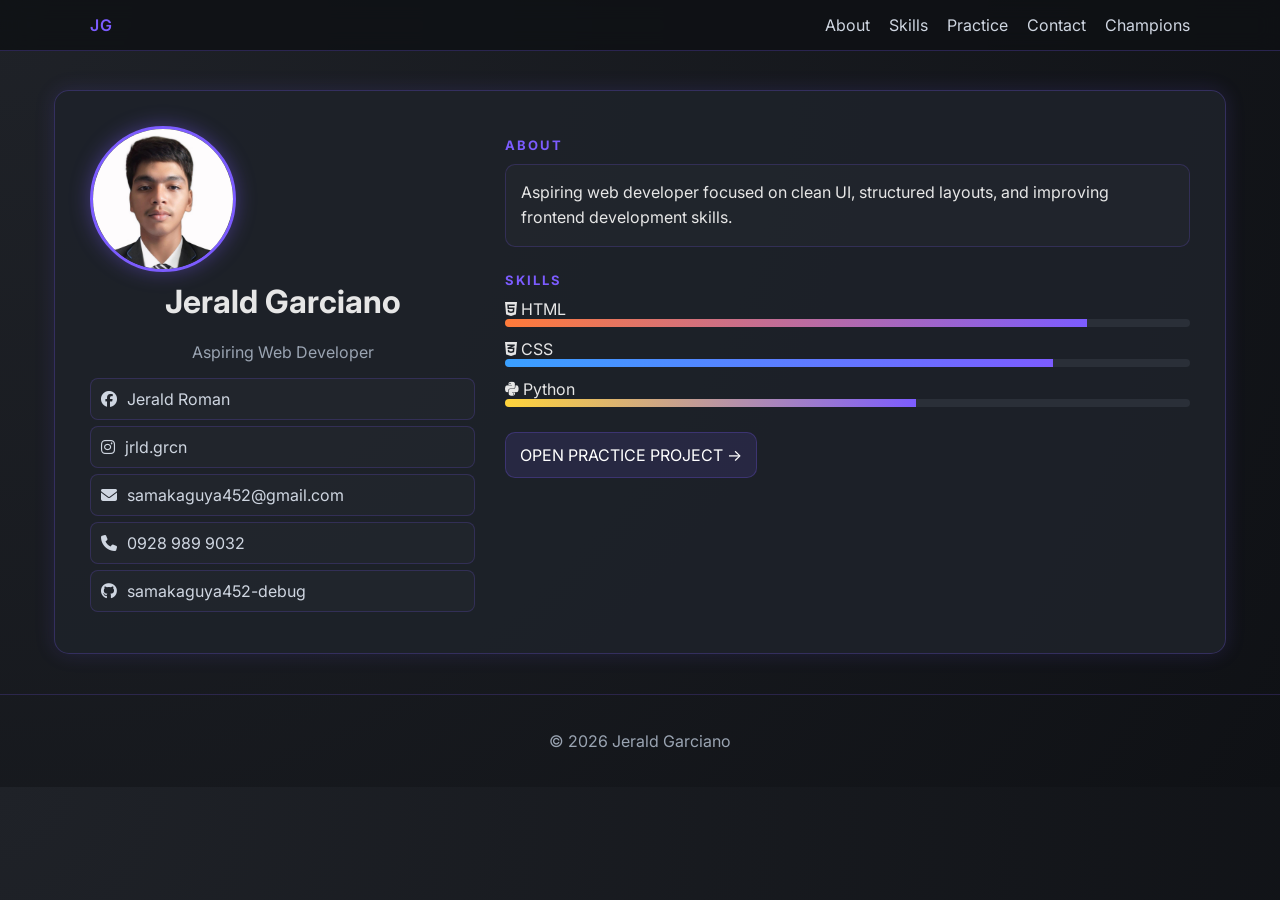
<file: index.html>
<!DOCTYPE html>
<html lang="en">

<head>
<meta charset="UTF-8">
<title>Jerald Garciano | Portfolio</title>

<link href="https://fonts.googleapis.com/css2?family=Inter:wght@300;400;500;600&family=Playfair+Display:wght@500;600&display=swap" rel="stylesheet">

<link rel="stylesheet" href="style.css">
<link rel="stylesheet" href="https://cdnjs.cloudflare.com/ajax/libs/font-awesome/6.5.0/css/all.min.css">
</head>

<body>

<header class="header">
  <div class="header-inner">
    <div class="logo">JG</div>

    <nav class="nav">
      <a href="#about">About</a>
      <a href="#skills">Skills</a>
      <a href="practice/practice.html" target="_blank">Practice</a>
      <a href="#contact">Contact</a>
      <a href="champions/jhin.html">Champions</a>
    </nav>
  </div>
</header>

<div class="container">

  <div class="profile-card">

    <div class="left">

      <img src="assets/images/profile.jpg" class="profile-pic">

      <h1 class="name">Jerald Garciano</h1>

      <p class="role">Aspiring Web Developer</p>

      <div class="left-contact" id="contact">

        <a href="https://www.facebook.com/" target="_blank" class="contact-row">
          <i class="fab fa-facebook"></i> Jerald Roman
        </a>

        <a href="https://www.instagram.com/jrld.grcn" target="_blank" class="contact-row">
          <i class="fab fa-instagram"></i> jrld.grcn
        </a>

        <a href="mailto:samakaguya452@gmail.com" class="contact-row">
          <i class="fas fa-envelope"></i> samakaguya452@gmail.com
        </a>

        <a href="tel:09289899032" class="contact-row">
          <i class="fas fa-phone"></i> 0928 989 9032
        </a>

        <a href="https://github.com/samakaguya452-debug" target="_blank" class="contact-row">
          <i class="fab fa-github"></i> samakaguya452-debug
        </a>

      </div>

    </div>

    <div class="right">

      <section id="about" class="section">
        <h2 class="section-title">ABOUT</h2>
        <div class="about-box">
          Aspiring web developer focused on clean UI, structured layouts, and improving frontend development skills.
        </div>
      </section>

      <section id="skills" class="section">
        <h2 class="section-title">SKILLS</h2>

        <div class="skill">
          <div class="skill-header"><i class="fab fa-html5"></i> HTML</div>
          <div class="bar"><div class="progress html"></div></div>
        </div>

        <div class="skill">
          <div class="skill-header"><i class="fab fa-css3-alt"></i> CSS</div>
          <div class="bar"><div class="progress css"></div></div>
        </div>

        <div class="skill">
          <div class="skill-header"><i class="fab fa-python"></i> Python</div>
          <div class="bar"><div class="progress py"></div></div>
        </div>

      </section>

      <a href="practice/practice.html" target="_blank" class="project-main-box">
        OPEN PRACTICE PROJECT →
      </a>

    </div>

  </div>

</div>

<footer class="footer">
  <p>© 2026 Jerald Garciano</p>
</footer>

</body>
</html>
</file>
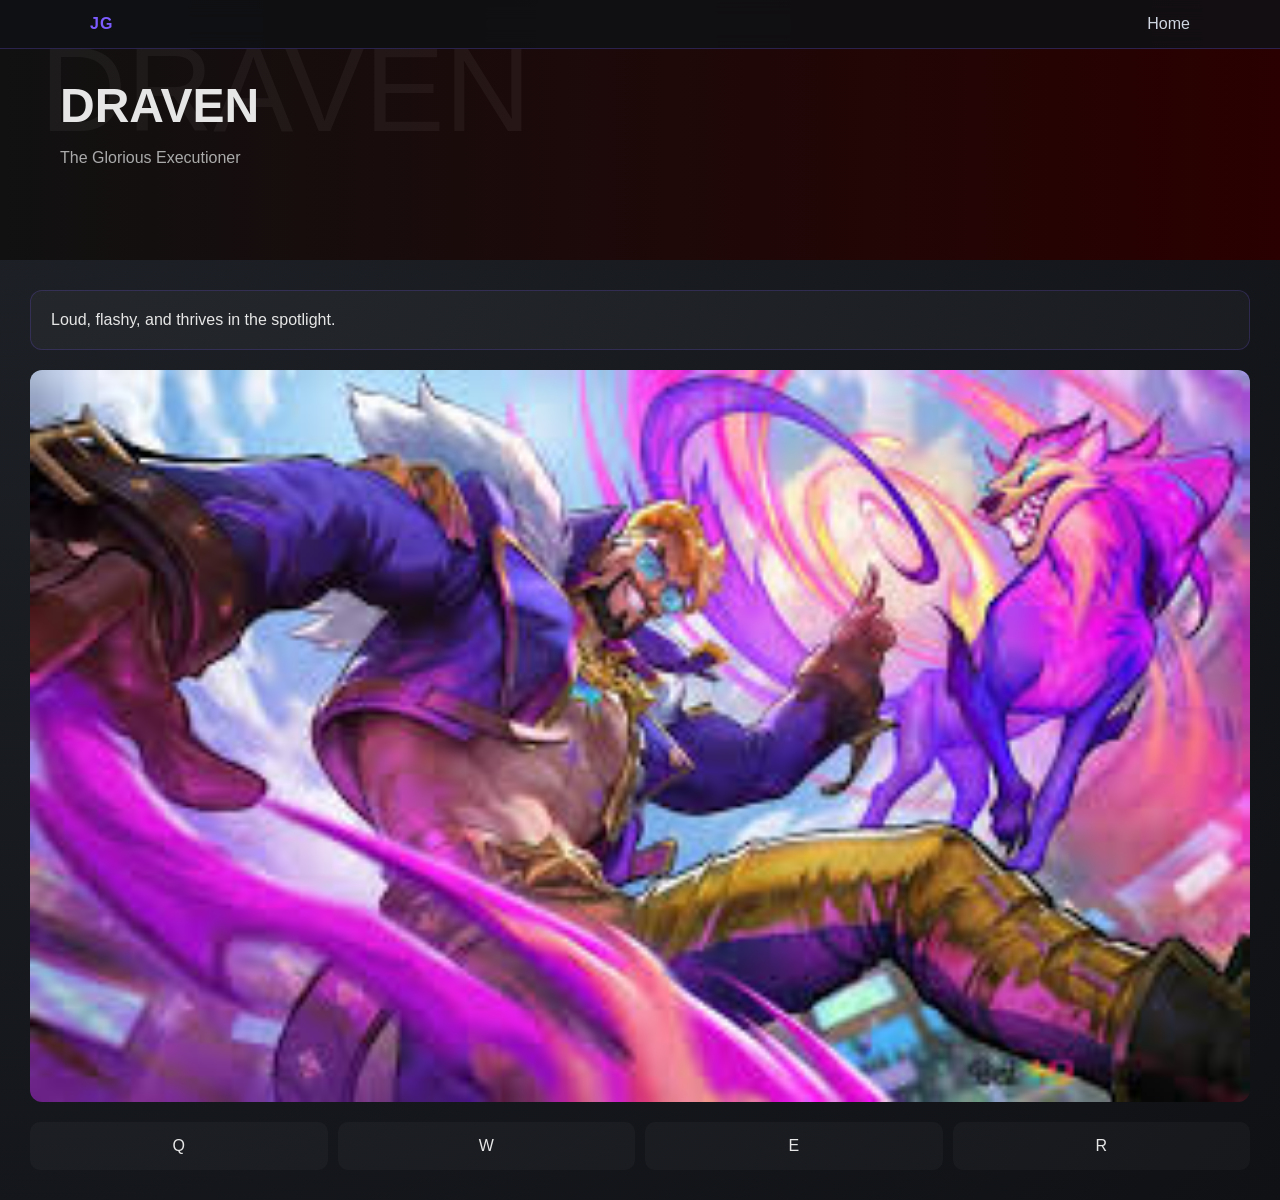
<file: champions/draven.html>
<!DOCTYPE html>
<html lang="en">
<head>
<meta charset="UTF-8">
<title>Draven</title>
<link rel="stylesheet" href="../style.css">
</head>

<body class="draven">

<header class="header">
  <div class="header-inner">
    <div class="logo">JG</div>
    <nav class="nav">
      <a href="../index.html">Home</a>
    </nav>
  </div>
</header>

<section class="champ-hero draven-bg">
  <h1>DRAVEN</h1>
  <span class="bg-text">DRAVEN</span>
  <p class="tagline">The Glorious Executioner</p>
</section>

<section class="champ-content">

  <div class="champ-box">
    Loud, flashy, and thrives in the spotlight.
  </div>

  <img src="../assets/images/draven.jpg" class="champ-image">

  <div class="abilities">
    <div class="ability" data-tooltip="Empowered spinning axe.">Q</div>
    <div class="ability" data-tooltip="Movement speed boost.">W</div>
    <div class="ability" data-tooltip="Knocks enemies aside.">E</div>
    <div class="ability" data-tooltip="Global spinning axes.">R</div>
  </div>

</section>

</body>
</html>
</file>
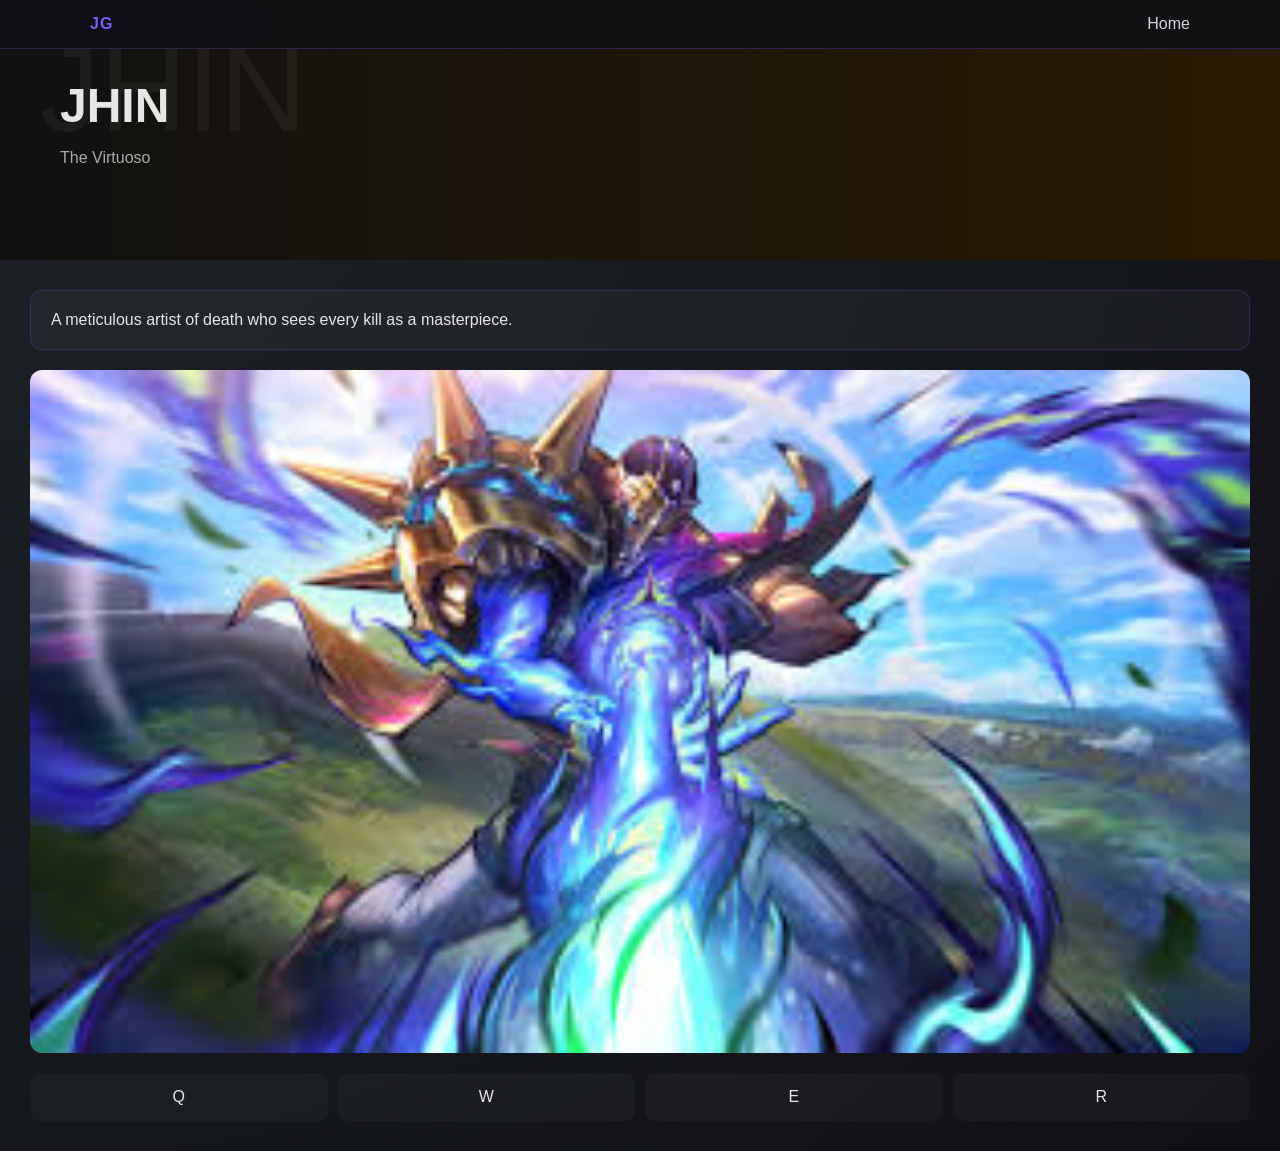
<file: champions/jhin.html>
<!DOCTYPE html>
<html lang="en">
<head>
<meta charset="UTF-8">
<title>Jhin</title>
<link rel="stylesheet" href="../style.css">
</head>

<body class="jhin">

<header class="header">
  <div class="header-inner">
    <div class="logo">JG</div>
    <nav class="nav">
      <a href="../index.html">Home</a>
    </nav>
  </div>
</header>

<section class="champ-hero jhin-bg">
  <h1>JHIN</h1>
  <span class="bg-text">JHIN</span>
  <p class="tagline">The Virtuoso</p>
</section>

<section class="champ-content">

  <div class="champ-box">
    A meticulous artist of death who sees every kill as a masterpiece.
  </div>

  <img src="../assets/images/jhin.jpg" class="champ-image">

  <div class="abilities">
    <div class="ability" data-tooltip="Bouncing grenade that deals damage.">Q</div>
    <div class="ability" data-tooltip="Long range root skill.">W</div>
    <div class="ability" data-tooltip="Trap that slows enemies.">E</div>
    <div class="ability" data-tooltip="Sniper ultimate with 4 shots.">R</div>
  </div>

</section>

</body>
</html>
</file>
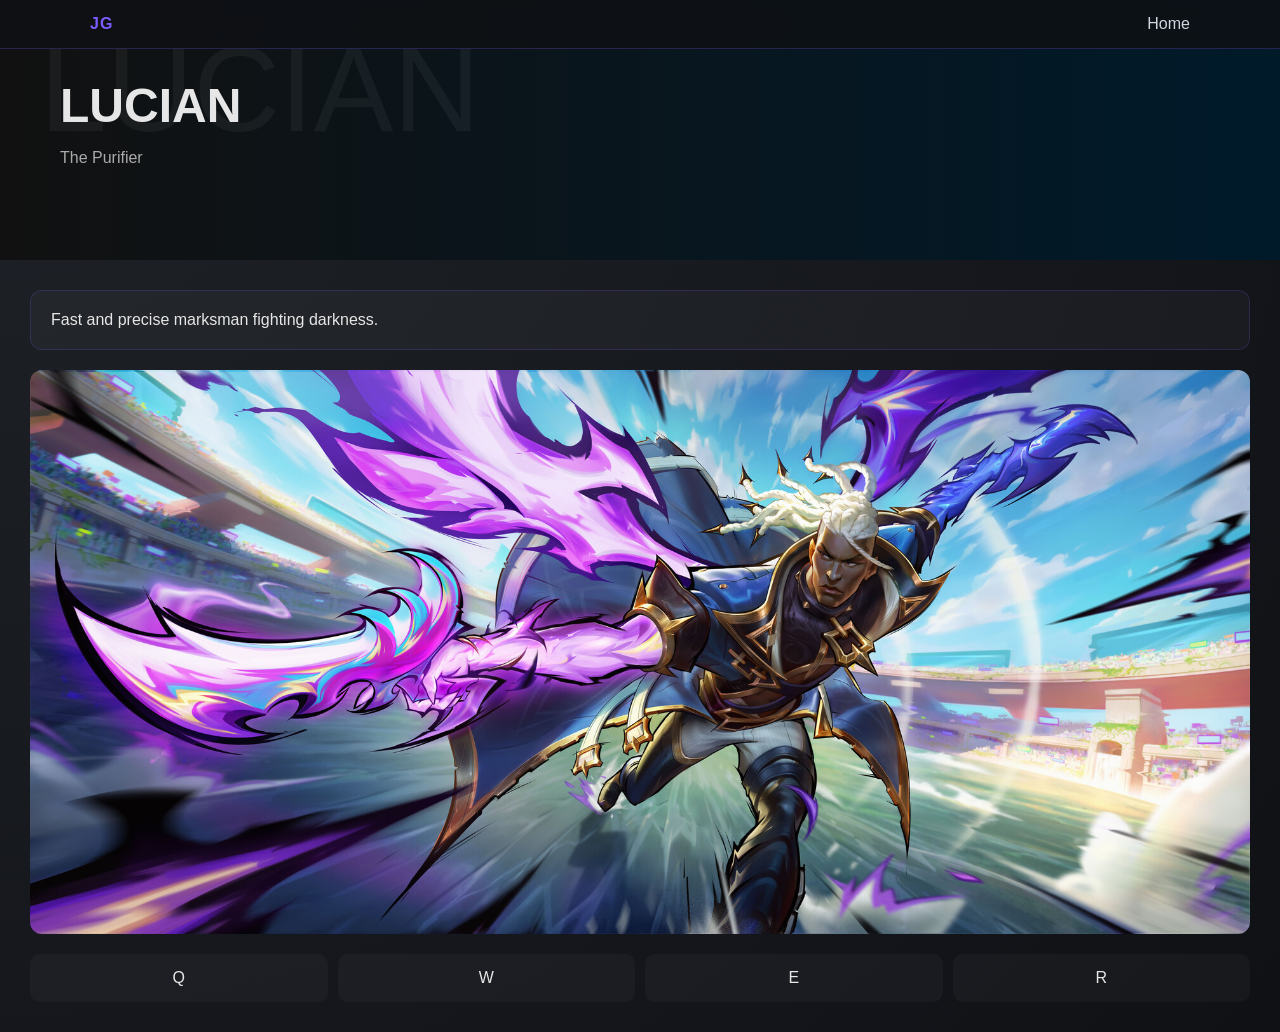
<file: champions/lucian.html>
<!DOCTYPE html>
<html lang="en">
<head>
<meta charset="UTF-8">
<title>Lucian</title>
<link rel="stylesheet" href="../style.css">
</head>

<body class="lucian">

<header class="header">
  <div class="header-inner">
    <div class="logo">JG</div>
    <nav class="nav">
      <a href="../index.html">Home</a>
    </nav>
  </div>
</header>

<section class="champ-hero lucian-bg">
  <h1>LUCIAN</h1>
  <span class="bg-text">LUCIAN</span>
  <p class="tagline">The Purifier</p>
</section>

<section class="champ-content">

  <div class="champ-box">
    Fast and precise marksman fighting darkness.
  </div>

  <img src="../assets/images/lucian.jpg" class="champ-image">

  <div class="abilities">
    <div class="ability" data-tooltip="Laser-like light shot.">Q</div>
    <div class="ability" data-tooltip="Marks enemies.">W</div>
    <div class="ability" data-tooltip="Quick dash.">E</div>
    <div class="ability" data-tooltip="Rapid fire ultimate.">R</div>
  </div>

</section>

</body>
</html>
</file>
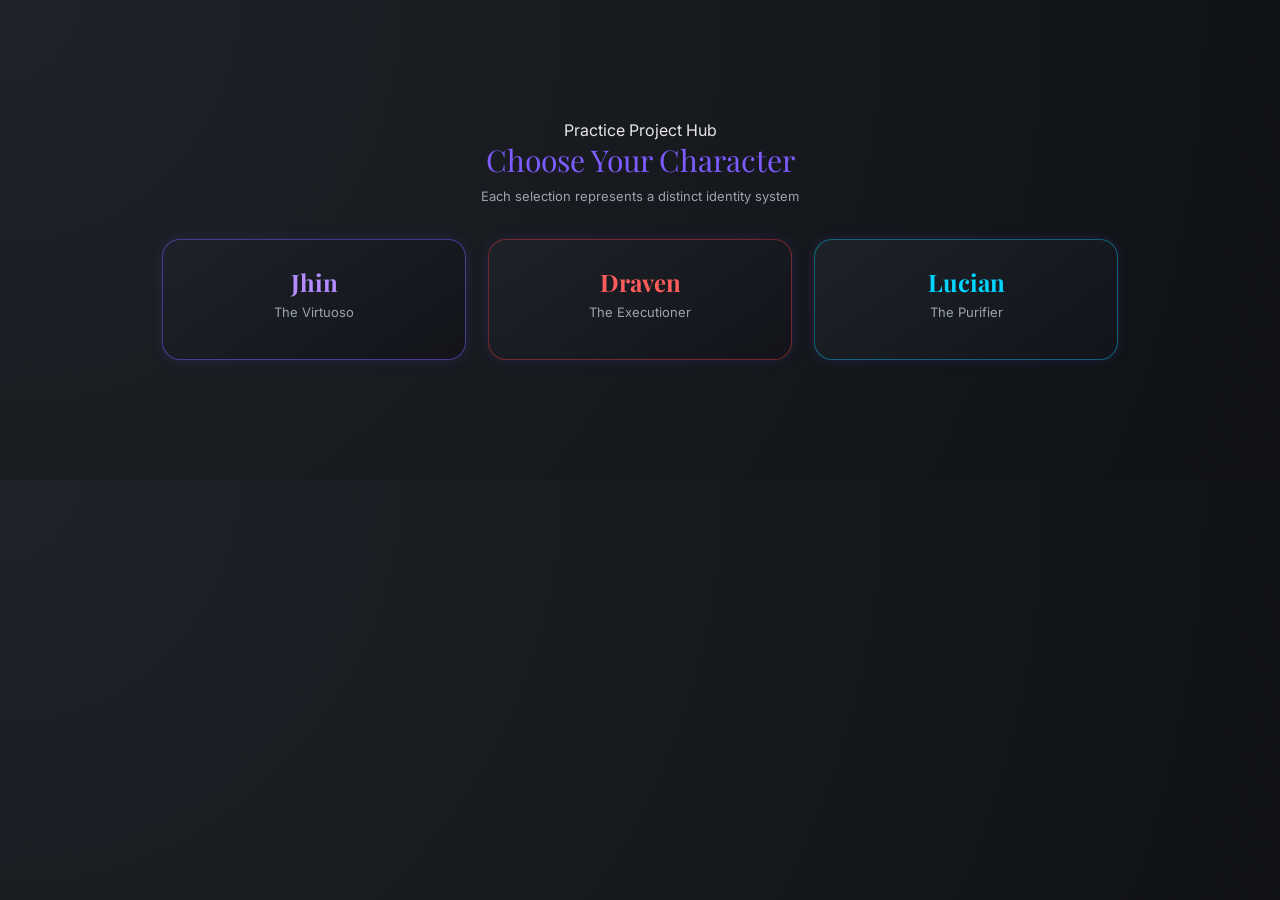
<file: practice/practice.html>
<!DOCTYPE html>
<html lang="en">
<head>
<meta charset="UTF-8">
<title>Practice Projects</title>

<link rel="stylesheet" href="../style.css">
<link href="https://fonts.googleapis.com/css2?family=Inter:wght@300;400;500;600&family=Playfair+Display:wght@500;600&display=swap" rel="stylesheet">

<style>
/* (same CSS you already have — no changes needed) */
</style>

</head>

<body>

<div class="practice-wrapper">

  <div class="tab-header">Practice Project Hub</div>

  <div class="practice-title">Choose Your Character</div>
  <div class="subtext">Each selection represents a distinct identity system</div>

  <div class="projects">

    <a href="../champions/jhin.html" target="_blank" class="project-card jhin">
      <h2>Jhin</h2>
      <p>The Virtuoso</p>
    </a>

    <a href="../champions/draven.html" target="_blank" class="project-card draven">
      <h2>Draven</h2>
      <p>The Executioner</p>
    </a>

    <a href="../champions/lucian.html" target="_blank" class="project-card lucian">
      <h2>Lucian</h2>
      <p>The Purifier</p>
    </a>

  </div>

</div>

</body>
</html>
</file>
<file: style.css>
/* =========================
   BASE
========================= */
body {
  margin: 0;
  font-family: "Inter", sans-serif;
  background: radial-gradient(circle at top left, #1f2228, #0f1115);
  color: #e6e6e6;
}

/* Smooth images globally */
img {
  max-width: 100%;
  display: block;
}

/* =========================
   HEADER
========================= */
.header {
  position: fixed;
  top: 0;
  width: 100%;
  background: rgba(15,17,21,0.85);
  backdrop-filter: blur(10px);
  border-bottom: 1px solid rgba(124,92,255,0.25);
  z-index: 1000;
}

.header-inner {
  max-width: 1100px;
  margin: auto;
  padding: 15px 20px;
  display: flex;
  justify-content: space-between;
  align-items: center;
}

.logo {
  color: #7c5cff;
  font-weight: 600;
  letter-spacing: 1px;
}

/* =========================
   NAV
========================= */
.nav a {
  margin-left: 15px;
  text-decoration: none;
  color: #cfd6e1;
  transition: 0.2s;
}

.nav a:hover {
  color: #7c5cff;
  text-shadow: 0 0 10px #7c5cff;
}

/* =========================
   LAYOUT (INDEX)
========================= */
.container {
  display: flex;
  justify-content: center;
  padding: 90px 20px 40px;
}

.profile-card {
  width: 1100px;
  display: flex;
  gap: 30px;
  padding: 35px;
  background: rgba(30,34,42,0.92);
  border: 1px solid rgba(124,92,255,0.25);
  border-radius: 15px;
  box-shadow: 0 0 20px rgba(124,92,255,0.15);
}

/* =========================
   LEFT SIDE
========================= */
.left {
  width: 35%;
  text-align: center;
}

.profile-pic {
  width: 140px;
  border-radius: 50%;
  border: 3px solid #7c5cff;
  box-shadow: 0 0 20px rgba(124,92,255,0.4);
}

.name {
  margin-top: 10px;
}

.role {
  color: #9aa4b2;
}

/* CONTACTS */
.left-contact {
  margin-top: 15px;
  text-align: left;
}

.contact-row {
  display: flex;
  gap: 10px;
  align-items: center;
  padding: 10px;
  margin: 6px 0;
  text-decoration: none;
  color: #cfd6e1;
  background: rgba(255,255,255,0.02);
  border: 1px solid rgba(124,92,255,0.2);
  border-radius: 8px;
  transition: 0.25s;
}

.contact-row:hover {
  background: rgba(124,92,255,0.18);
  box-shadow: 0 0 14px rgba(124,92,255,0.5);
  transform: translateX(4px);
}

/* =========================
   RIGHT SIDE
========================= */
.right {
  flex: 1;
}

.section {
  margin-bottom: 25px;
}

.section-title {
  color: #7c5cff;
  letter-spacing: 2px;
  font-size: 13px;
}

/* ABOUT BOX */
.about-box {
  padding: 15px;
  line-height: 1.6;
  background: rgba(255,255,255,0.02);
  border: 1px solid rgba(124,92,255,0.2);
  border-radius: 10px;
}

/* SKILLS */
.skill {
  margin-bottom: 12px;
}

.bar {
  height: 8px;
  background: #2a2f38;
  border-radius: 8px;
  overflow: hidden;
}

.progress {
  height: 100%;
}

.progress.html {
  width: 85%;
  background: linear-gradient(90deg,#ff7b3a,#7c5cff);
}

.progress.css {
  width: 80%;
  background: linear-gradient(90deg,#3aa0ff,#7c5cff);
}

.progress.py {
  width: 60%;
  background: linear-gradient(90deg,#ffd43b,#7c5cff);
}

/* BUTTON */
.project-main-box {
  display: inline-block;
  padding: 12px 14px;
  text-decoration: none;
  color: white;
  background: rgba(124,92,255,0.12);
  border: 1px solid rgba(124,92,255,0.25);
  border-radius: 10px;
  transition: 0.25s;
}

.project-main-box:hover {
  background: rgba(124,92,255,0.25);
  box-shadow: 0 0 18px rgba(124,92,255,0.6);
  transform: translateY(-3px);
}

/* FOOTER */
.footer {
  text-align: center;
  padding: 20px;
  color: #9aa4b2;
  border-top: 1px solid rgba(124,92,255,0.2);
}

/* =========================
   PRACTICE PAGE
========================= */
.practice-wrapper {
  max-width: 1000px;
  margin: auto;
  padding: 120px 20px;
  text-align: center;
}

.practice-title {
  font-family: "Playfair Display", serif;
  font-size: 30px;
  color: #7c5cff;
  margin-bottom: 8px;
}

.subtext {
  color: #9aa4b2;
  font-size: 13px;
  margin-bottom: 35px;
}

.projects {
  display: flex;
  justify-content: center;
  gap: 22px;
  flex-wrap: wrap;
}

/* PROJECT CARD */
.project-card {
  width: 250px;
  padding: 26px;
  text-decoration: none;
  color: #e6e6e6;
  border-radius: 18px;
  background: linear-gradient(145deg, rgba(30,34,42,0.95), rgba(18,20,26,0.95));
  border: 1px solid rgba(124,92,255,0.25);
  box-shadow: 0 0 12px rgba(124,92,255,0.15);
  transition: 0.3s ease;
  overflow: hidden;
}

.project-card:hover {
  transform: translateY(-12px) scale(1.05);
}

/* CARD TEXT */
.project-card h2 {
  font-family: "Playfair Display", serif;
  font-size: 24px;
  margin: 0;
}

.project-card p {
  margin-top: 6px;
  font-size: 13px;
  color: #9aa4b2;
}

/* JHIN */
.jhin {
  border-color: rgba(124,92,255,0.5);
}

.jhin h2 {
  color: #b58cff;
}

.jhin:hover {
  box-shadow: 0 0 25px rgba(124,92,255,0.6);
}

/* DRAVEN */
.draven {
  border-color: rgba(255,60,60,0.4);
}

.draven h2 {
  color: #ff5c5c;
}

.draven:hover {
  box-shadow: 0 0 25px rgba(255,60,60,0.5);
}

/* LUCIAN */
.lucian {
  border-color: rgba(0,212,255,0.4);
}

.lucian h2 {
  color: #00d4ff;
}

.lucian:hover {
  box-shadow: 0 0 25px rgba(0,212,255,0.45);
}

/* =========================
   CHAMPION PAGES
========================= */
.champ-hero {
  position: relative;
  height: 260px;
  display: flex;
  flex-direction: column;
  justify-content: center;
  padding-left: 60px;
  overflow: hidden;
}

.champ-hero h1 {
  font-size: 48px;
  margin: 0;
}

.tagline {
  color: #aaa;
}

.bg-text {
  position: absolute;
  font-size: 120px;
  opacity: 0.05;
  top: 20px;
  left: 40px;
}

/* BACKGROUNDS */
.jhin-bg { background: linear-gradient(to right, #111, #2a1a00); }
.draven-bg { background: linear-gradient(to right, #111, #2a0000); }
.lucian-bg { background: linear-gradient(to right, #111, #001a2a); }

/* CONTENT */
.champ-content {
  padding: 30px;
}

.champ-box {
  padding: 20px;
  border-radius: 12px;
  background: rgba(255,255,255,0.03);
  border: 1px solid rgba(124,92,255,0.2);
  margin-bottom: 20px;
}

.champ-image {
  width: 100%;
  border-radius: 12px;
  margin: 20px 0;
  transition: 0.3s;
}

.champ-image:hover {
  transform: scale(1.02);
}

/* ABILITIES */
.abilities {
  display: flex;
  gap: 10px;
}

.ability {
  flex: 1;
  padding: 15px;
  text-align: center;
  background: rgba(255,255,255,0.03);
  border-radius: 10px;
  position: relative;
  cursor: pointer;
}

/* TOOLTIP */
.ability::after {
  content: attr(data-tooltip);
  position: absolute;
  bottom: 120%;
  left: 50%;
  transform: translateX(-50%);
  background: #111;
  padding: 6px 10px;
  border-radius: 6px;
  font-size: 12px;
  opacity: 0;
  white-space: nowrap;
  transition: 0.2s;
}

.ability:hover::after {
  opacity: 1;
}

/* GLOW */
.jhin .ability:hover { box-shadow: 0 0 10px gold; }
.draven .ability:hover { box-shadow: 0 0 10px crimson; }
.lucian .ability:hover { box-shadow: 0 0 10px #00bfff; }

/* ANIMATION */
@keyframes fadeUp {
  from {
    opacity: 0;
    transform: translateY(30px);
  }
  to {
    opacity: 1;
    transform: translateY(0);
  }
}
</file>
